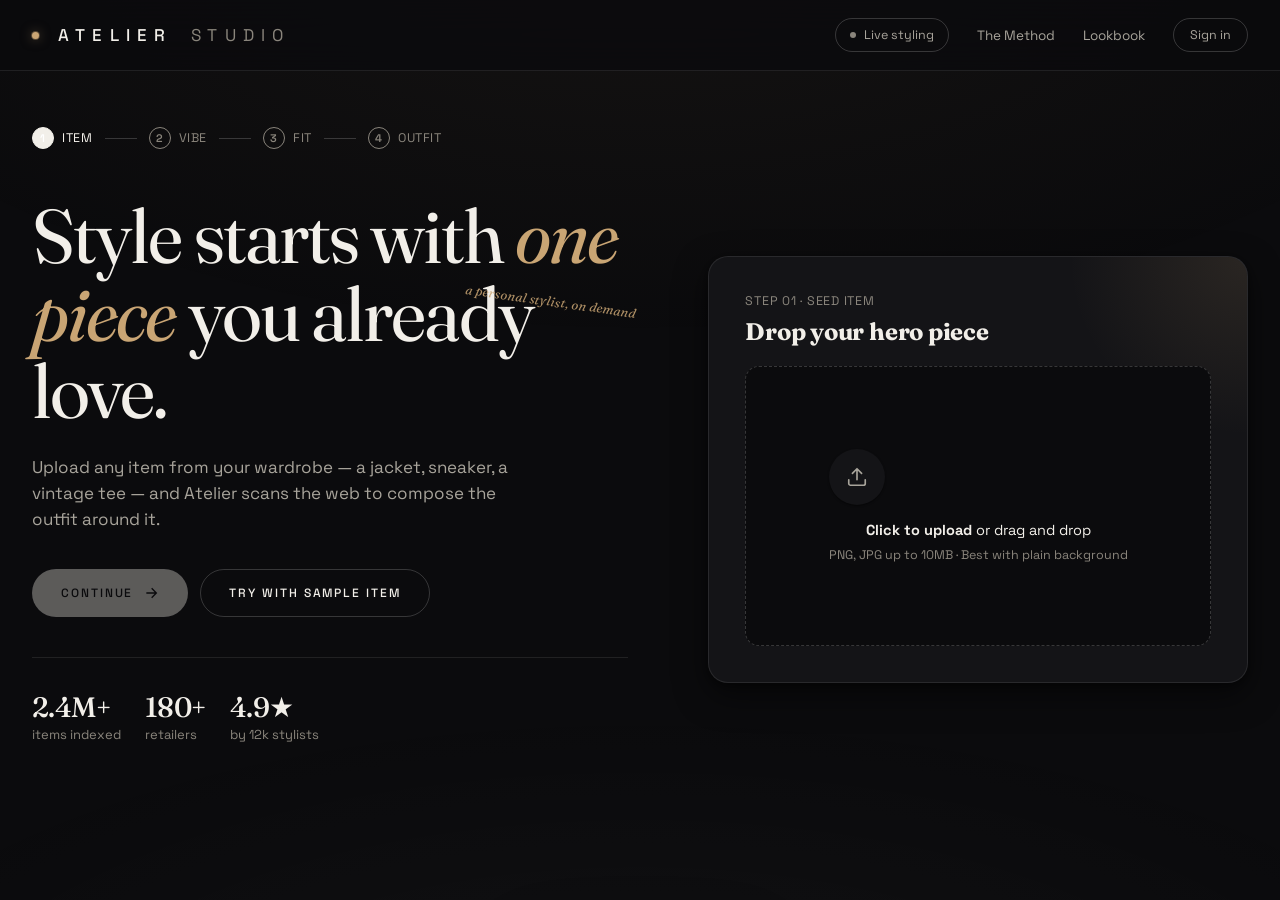
<file: index.html>
<!DOCTYPE html>
<html lang="en">
<head>
<meta charset="UTF-8" />
<meta name="viewport" content="width=device-width, initial-scale=1.0" />
<title>ATELIER — Personal Styling Studio</title>
<link rel="preconnect" href="https://fonts.googleapis.com">
<link rel="preconnect" href="https://fonts.gstatic.com" crossorigin>
<link href="https://fonts.googleapis.com/css2?family=Fraunces:ital,opsz,wght@0,9..144,300;0,9..144,400;0,9..144,500;0,9..144,600;1,9..144,400;1,9..144,500&family=Space+Grotesk:wght@300;400;500;600;700&display=swap" rel="stylesheet">
<link rel="stylesheet" href="styles.css">
</head>
<body>

<header class="topbar">
  <div class="topbar-inner">
    <div class="logo"><span class="logo-dot"></span> Atelier <em>Studio</em></div>
    <nav class="topbar-right">
      <button class="ai-toggle" id="ai-toggle" title="Connect a live model for real photo analysis, recommendations and chat">
        <span class="ai-dot"></span> <span id="ai-toggle-label">Live styling</span>
      </button>
      <a href="#">The Method</a>
      <a href="#">Lookbook</a>
      <a href="#" class="pill">Sign in</a>
    </nav>
  </div>
</header>

<main class="app">

  <!-- Stepper -->
  <div class="stepper" id="stepper">
    <div class="step active" data-step="1"><span class="step-num">1</span> Item</div>
    <span class="step-sep"></span>
    <div class="step" data-step="2"><span class="step-num">2</span> Vibe</div>
    <span class="step-sep"></span>
    <div class="step" data-step="3"><span class="step-num">3</span> Fit</div>
    <span class="step-sep"></span>
    <div class="step" data-step="4"><span class="step-num">4</span> Outfit</div>
  </div>

  <!-- SCREEN 1: Upload -->
  <section class="screen active" id="screen-1">
    <div class="grid-2">
      <div style="position: relative;">
        <span class="deco-text">a personal stylist, on demand</span>
        <h1 class="hero">Style starts with <em>one piece</em> you already love.</h1>
        <p class="hero-sub">Upload any item from your wardrobe — a jacket, sneaker, a vintage tee — and Atelier scans the web to compose the outfit around it.</p>
        <div class="actions">
          <button class="btn btn-primary" id="goto-2" disabled>
            Continue
            <svg viewBox="0 0 24 24" fill="none" stroke="currentColor" stroke-width="2"><path d="M5 12h14M13 5l7 7-7 7"/></svg>
          </button>
          <button class="btn btn-ghost" onclick="useDemo()">Try with sample item</button>
        </div>
        <div class="meta-row">
          <div class="meta-stat"><strong>2.4M+</strong> items indexed</div>
          <div class="meta-stat"><strong>180+</strong> retailers</div>
          <div class="meta-stat"><strong>4.9★</strong> by 12k stylists</div>
        </div>
      </div>

      <div class="upload-card">
        <div class="upload-label">Step 01 · Seed Item</div>
        <h2 class="upload-title">Drop your hero piece</h2>
        <input type="file" id="file-input" accept="image/*" hidden>
        <div class="dropzone" id="dropzone">
          <div class="dropzone-content" id="dz-content">
            <div class="dropzone-icon">
              <svg viewBox="0 0 24 24" fill="none" stroke-width="1.8" stroke-linecap="round" stroke-linejoin="round">
                <path d="M21 15v4a2 2 0 0 1-2 2H5a2 2 0 0 1-2-2v-4M17 8l-5-5-5 5M12 3v12"/>
              </svg>
            </div>
            <p><strong>Click to upload</strong> or drag and drop</p>
            <small>PNG, JPG up to 10MB · Best with plain background</small>
          </div>
        </div>

        <div class="item-details" id="item-details">
          <div class="ai-banner" id="detect-banner" style="display:none">
            <svg viewBox="0 0 24 24" fill="none" stroke="currentColor" stroke-width="2"><path d="M12 2l2.4 7.4H22l-6.2 4.5 2.4 7.4L12 16.8 5.8 21.3l2.4-7.4L2 9.4h7.6z"/></svg>
            <span id="detect-banner-text"></span>
          </div>
          <div class="field">
            <label>What is this piece?</label>
            <select id="item-type">
              <option value="">Select item type...</option>
              <optgroup label="Tops">
                <option value="t-shirt">T-shirt</option>
                <option value="shirt">Button-down shirt</option>
                <option value="polo">Polo</option>
                <option value="sweater">Sweater / Knit</option>
                <option value="hoodie">Hoodie / Sweatshirt</option>
                <option value="tank">Tank / Vest</option>
              </optgroup>
              <optgroup label="Outerwear">
                <option value="jacket">Jacket</option>
                <option value="blazer">Blazer</option>
                <option value="coat">Coat</option>
                <option value="overshirt">Overshirt / Chore coat</option>
              </optgroup>
              <optgroup label="Bottoms">
                <option value="jeans">Jeans</option>
                <option value="trousers">Trousers / Chinos</option>
                <option value="shorts">Shorts</option>
                <option value="skirt">Skirt</option>
                <option value="cargos">Cargos / Workwear pants</option>
              </optgroup>
              <optgroup label="One-piece">
                <option value="dress">Dress</option>
                <option value="jumpsuit">Jumpsuit</option>
              </optgroup>
              <optgroup label="Shoes">
                <option value="sneakers">Sneakers</option>
                <option value="boots">Boots</option>
                <option value="loafers">Loafers / Dress shoes</option>
                <option value="heels">Heels</option>
                <option value="sandals">Sandals</option>
              </optgroup>
              <optgroup label="Accessories">
                <option value="bag">Bag / Tote</option>
                <option value="hat">Hat / Cap</option>
                <option value="sunglasses">Sunglasses</option>
                <option value="watch">Watch</option>
                <option value="jewelry">Jewelry</option>
                <option value="belt">Belt</option>
                <option value="scarf">Scarf</option>
              </optgroup>
            </select>
          </div>
          <div class="field">
            <label>Primary color</label>
            <div class="color-swatches" id="color-swatches">
              <button type="button" class="swatch" data-color="#0a0a0a" data-name="Black" style="background:#0a0a0a"></button>
              <button type="button" class="swatch" data-color="#ffffff" data-name="White" style="background:#ffffff"></button>
              <button type="button" class="swatch" data-color="#ebe0ca" data-name="Cream" style="background:#ebe0ca"></button>
              <button type="button" class="swatch" data-color="#8b8b8b" data-name="Grey" style="background:#8b8b8b"></button>
              <button type="button" class="swatch" data-color="#1f2a44" data-name="Navy" style="background:#1f2a44"></button>
              <button type="button" class="swatch" data-color="#c4a574" data-name="Tan" style="background:#c4a574"></button>
              <button type="button" class="swatch" data-color="#5d3a1f" data-name="Brown" style="background:#5d3a1f"></button>
              <button type="button" class="swatch" data-color="#4a5240" data-name="Olive" style="background:#4a5240"></button>
              <button type="button" class="swatch" data-color="#a83a2c" data-name="Red" style="background:#a83a2c"></button>
              <button type="button" class="swatch" data-color="#5a1f2a" data-name="Burgundy" style="background:#5a1f2a"></button>
              <button type="button" class="swatch" data-color="#e8a4c4" data-name="Pink" style="background:#e8a4c4"></button>
              <button type="button" class="swatch" data-color="#e8c84a" data-name="Yellow" style="background:#e8c84a"></button>
              <button type="button" class="swatch" data-color="#3a6ba8" data-name="Blue" style="background:#3a6ba8"></button>
              <button type="button" class="swatch" data-color="#2a5a3a" data-name="Green" style="background:#2a5a3a"></button>
              <button type="button" class="swatch" data-color="#c4632d" data-name="Orange" style="background:#c4632d"></button>
              <button type="button" class="swatch" data-color="#7a4ea8" data-name="Purple" style="background:#7a4ea8"></button>
            </div>
          </div>
        </div>
      </div>
    </div>
  </section>

  <!-- SCREEN 2: Vibe -->
  <section class="screen" id="screen-2">
    <div class="screen-head">
      <div class="eyebrow">Step 02 · Aesthetic</div>
      <h2 class="screen-title">What's the <em>vibe</em> today?</h2>
      <p class="screen-sub">Pick the mood that matches your day — or describe your own. Atelier tailors silhouettes, palettes, and fit to match.</p>
    </div>

    <div class="vibe-grid" id="vibe-grid">
      <button class="vibe-card" data-vibe="Street Casual">
        <div>
          <span class="vibe-emoji">🛹</span>
          <div class="vibe-name">Street Casual</div>
          <div class="vibe-desc">Relaxed, urban, effortless. Built for walking the city.</div>
        </div>
        <div class="vibe-tags"><span>oversized</span><span>layered</span><span>sneaker-led</span></div>
      </button>
      <button class="vibe-card" data-vibe="Business Casual">
        <div>
          <span class="vibe-emoji">📎</span>
          <div class="vibe-name">Business Casual</div>
          <div class="vibe-desc">Polished without a suit. Quiet confidence for the office.</div>
        </div>
        <div class="vibe-tags"><span>tailored</span><span>neutral</span><span>refined</span></div>
      </button>
      <button class="vibe-card" data-vibe="Y2K">
        <div>
          <span class="vibe-emoji">💿</span>
          <div class="vibe-name">Y2K</div>
          <div class="vibe-desc">Low-rise nostalgia, glossy fabrics, futuristic edge.</div>
        </div>
        <div class="vibe-tags"><span>baggy</span><span>chrome</span><span>statement</span></div>
      </button>
      <button class="vibe-card" data-vibe="Techwear">
        <div>
          <span class="vibe-emoji">🛰️</span>
          <div class="vibe-name">Techwear</div>
          <div class="vibe-desc">Functional, monochrome, futuristic. All-weather utility.</div>
        </div>
        <div class="vibe-tags"><span>black</span><span>technical</span><span>tapered</span></div>
      </button>
      <button class="vibe-card" data-vibe="Date Night">
        <div>
          <span class="vibe-emoji">🌹</span>
          <div class="vibe-name">Date Night</div>
          <div class="vibe-desc">Considered, a little sharp, ready for a candlelit table.</div>
        </div>
        <div class="vibe-tags"><span>fitted</span><span>textured</span><span>rich tones</span></div>
      </button>
      <button class="vibe-card" data-vibe="Old Money">
        <div>
          <span class="vibe-emoji">⛵</span>
          <div class="vibe-name">Old Money</div>
          <div class="vibe-desc">Quiet luxury. Heritage fabrics, restrained palette.</div>
        </div>
        <div class="vibe-tags"><span>cashmere</span><span>tailored</span><span>cream</span></div>
      </button>
      <button class="vibe-card" data-vibe="Minimalist">
        <div>
          <span class="vibe-emoji">◻️</span>
          <div class="vibe-name">Minimalist</div>
          <div class="vibe-desc">One color story. Clean lines. Nothing extra.</div>
        </div>
        <div class="vibe-tags"><span>monochrome</span><span>clean</span><span>essential</span></div>
      </button>
      <button class="vibe-card" data-vibe="Vintage Americana">
        <div>
          <span class="vibe-emoji">🪕</span>
          <div class="vibe-name">Americana</div>
          <div class="vibe-desc">Workwear roots — denim, flannel, broken-in leather.</div>
        </div>
        <div class="vibe-tags"><span>denim</span><span>raw</span><span>warm</span></div>
      </button>
    </div>

    <div class="custom-vibe">
      <label>Or describe your own</label>
      <input type="text" id="custom-vibe" placeholder="e.g. 'rainy Sunday brunch in a Tokyo bookstore'">
    </div>

    <div class="actions">
      <button class="btn btn-ghost" onclick="goTo(1)">← Back</button>
      <button class="btn btn-primary" id="goto-3" disabled>
        Continue
        <svg viewBox="0 0 24 24" fill="none" stroke="currentColor" stroke-width="2"><path d="M5 12h14M13 5l7 7-7 7"/></svg>
      </button>
    </div>
  </section>

  <!-- SCREEN 3: Measurements -->
  <section class="screen" id="screen-3">
    <div class="screen-head">
      <div class="eyebrow">Step 03 · Fit Profile</div>
      <h2 class="screen-title">So it fits <em>just right.</em></h2>
      <p class="screen-sub">A few measurements lets Atelier translate aesthetic into actual sizing — accounting for how each brand cuts.</p>
    </div>

    <div class="form-grid">
      <div class="form-card">
        <h3>Body</h3>
        <p class="form-sub">For precision sizing across brands.</p>

        <div class="field">
          <label>Gender</label>
          <div class="gender-row" id="gender-row">
            <button type="button" class="gender-opt" data-gender="Men">Men</button>
            <button type="button" class="gender-opt" data-gender="Women">Women</button>
            <button type="button" class="gender-opt" data-gender="Non-binary">Non-binary</button>
          </div>
        </div>

        <div class="field">
          <label>Height</label>
          <div class="field-row">
            <div class="height-input">
              <input type="number" id="height-ft" placeholder="5" value="5" min="3" max="8">
              <span class="unit-suffix">ft</span>
            </div>
            <div class="height-input">
              <input type="number" id="height-in" placeholder="10" value="10" min="0" max="11">
              <span class="unit-suffix">in</span>
            </div>
          </div>
        </div>

        <div class="field">
          <label>Weight (lb)</label>
          <input type="number" id="weight" placeholder="160" value="160">
        </div>

        <div class="field">
          <label>Shoe size (US)</label>
          <input type="text" id="shoe" placeholder="10.5" value="10.5">
        </div>
      </div>

      <div class="form-card">
        <h3>Body Type</h3>
        <p class="form-sub" id="body-type-sub">Helps tune proportions and silhouette.</p>

        <div class="body-types" id="body-types">
          <!-- Populated dynamically based on gender -->
        </div>

        <div class="field" style="margin-top: 28px;">
          <label>Fit preference</label>
          <select id="fit-pref">
            <option>True to size</option>
            <option>Slightly oversized</option>
            <option>Oversized</option>
            <option>Slim / Fitted</option>
            <option>Let Atelier decide (match vibe)</option>
          </select>
        </div>

      </div>
    </div>

    <div class="actions">
      <button class="btn btn-ghost" onclick="goTo(2)">← Back</button>
      <button class="btn btn-primary" onclick="runStylist()">
        Style my outfit
        <svg viewBox="0 0 24 24" fill="none" stroke="currentColor" stroke-width="2"><path d="M12 2l2.4 7.4H22l-6.2 4.5 2.4 7.4L12 16.8 5.8 21.3l2.4-7.4L2 9.4h7.6z"/></svg>
      </button>
    </div>
  </section>

  <!-- SCREEN 4: Loading -->
  <section class="screen" id="screen-loading">
    <div class="loader-wrap">
      <div class="loader-anim"></div>
      <h2 class="loader-title">Composing your <em>outfit</em>...</h2>
      <div class="loader-status" id="loader-status">Analyzing color palette and texture...</div>
    </div>
  </section>

  <!-- SCREEN 5: Results -->
  <section class="screen" id="screen-results">
    <div class="results-header">
      <div>
        <div class="eyebrow">Your styled look</div>
        <h2>An outfit around <em id="result-vibe">your piece</em></h2>
      </div>
      <div class="results-summary" id="result-summary"></div>
    </div>

    <div class="outfit-board">
      <aside class="seed-card">
        <div class="seed-label">Your seed item</div>
        <div class="seed-image"><img id="seed-img" alt="Your item"></div>
        <div class="seed-name" id="seed-name">Analyzing item...</div>
        <div class="seed-attrs" id="seed-attrs"></div>
      </aside>

      <div class="recommendations" id="recommendations"></div>
    </div>

    <section class="sizing-section">
      <h3>Smart <em>sizing</em>, brand by brand</h3>
      <p class="sub">Sizes recalibrated for your measurements and the vibe's intended silhouette. Updated for each brand's actual fit.</p>
      <table class="sizing-table">
        <thead>
          <tr><th>Item</th><th>Brand</th><th>Recommended size</th><th>Fit note</th></tr>
        </thead>
        <tbody id="sizing-rows"></tbody>
      </table>
    </section>

    <section class="chat-section" id="chat-section">
      <h3>Not feeling it? <em>Talk to your stylist.</em></h3>
      <p class="sub">Tell Atelier what to change — "swap the loafers for something more casual", "too expensive", "make it warmer" — and the outfit updates.</p>
      <div class="chat-log" id="chat-log"></div>
      <form class="chat-input-row" id="chat-form">
        <input type="text" id="chat-input" placeholder="e.g. I don't like the jacket — something less formal" autocomplete="off">
        <button type="submit" class="btn btn-primary">Send</button>
      </form>
    </section>

    <div class="results-footer">
      <button class="btn btn-ghost" onclick="reshuffleOutfit()">↻ Reshuffle outfit</button>
      <button class="btn btn-ghost" onclick="goTo(2)">Try a different vibe</button>
      <button class="btn btn-primary" onclick="restart()">Start over</button>
    </div>
  </section>
</main>

<div class="modal-backdrop" id="ai-modal">
  <div class="modal">
    <button class="close-x" onclick="closeAiModal()">✕</button>
    <div class="eyebrow">Real AI mode</div>
    <h3>Connect your <em>AI stylist</em></h3>
    <div class="modal-body">
      Pick a provider and paste an API key to turn on real styling: the AI analyzes your photo, builds an outfit around your piece, chats with you to refine it, then asks your budget and pulls store links when you want to shop.
      Your keys are stored only in this browser.
    </div>
    <div class="gender-row" style="grid-template-columns: 1fr 1fr; margin-bottom: 16px;">
      <button type="button" class="gender-opt" id="provider-claude" onclick="setAiProvider('claude')">Claude</button>
      <button type="button" class="gender-opt" id="provider-gemini" onclick="setAiProvider('gemini')">Gemini</button>
    </div>
    <div class="modal-body" id="key-help"></div>
    <input id="api-key-input" type="password" placeholder="sk-ant-..." autocomplete="off">

    <div class="modal-body" style="margin-top:20px; padding-top:18px; border-top:1px solid var(--line);">
      <strong>Real photos</strong> — paste a free Pexels key to show a real photograph of every piece on the results page. Get one in seconds at <a href="https://www.pexels.com/api/" target="_blank" rel="noopener">pexels.com/api</a>. Optional, but without it the cards show simple icons.
    </div>
    <input id="pexels-key-input" type="password" placeholder="Pexels API key (optional)" autocomplete="off">
    <div class="modal-actions">
      <button class="btn btn-ghost" id="ai-disconnect" onclick="disconnectAi()" style="display:none; margin-right:auto;">Disconnect</button>
      <button class="btn btn-ghost" onclick="closeAiModal()">Cancel</button>
      <button class="btn btn-primary" onclick="saveApiKey()">Connect</button>
    </div>
  </div>
</div>

<div class="toast" id="toast">Saved to your lookbook</div>

<script src="app.js"></script>
</body>
</html>
</file>
<file: styles.css>
/* ATELIER — Personal Styling Studio · styles */
  :root {
    --bg: #0b0b0d;
    --bg-elev: #141417;
    --ink: #f2efe9;
    --ink-soft: #a8a49b;
    --ink-faint: #8a857c;
    --line: rgba(255,255,255,.09);
    --line-strong: rgba(255,255,255,.18);
    --accent: #c9a574;
    --accent-soft: rgba(201,165,116,.12);
    --accent-deep: #dcbd8c;
    --success: #84b88a;
    --shadow-sm: 0 1px 2px rgba(0,0,0,.5);
    --shadow-md: 0 12px 32px rgba(0,0,0,.5), 0 2px 8px rgba(0,0,0,.4);
    --shadow-lg: 0 32px 72px rgba(0,0,0,.62), 0 8px 24px rgba(0,0,0,.5);
    --radius: 14px;
    --radius-lg: 20px;
    --ease: cubic-bezier(.2,.7,.2,1);
  }
  * { box-sizing: border-box; margin: 0; padding: 0; }
  html, body { background: var(--bg); color: var(--ink); font-family: 'Space Grotesk', -apple-system, system-ui, sans-serif; -webkit-font-smoothing: antialiased; }
  body { min-height: 100vh; overflow-x: hidden; }
  /* Subtle gallery-wall vignette */
  body::before {
    content: ''; position: fixed; inset: 0; pointer-events: none; z-index: 0;
    background:
      radial-gradient(120% 80% at 50% -10%, rgba(201,165,116,.06), transparent 60%),
      radial-gradient(100% 60% at 50% 120%, rgba(255,255,255,.03), transparent 70%);
  }
  .topbar, main.app { position: relative; z-index: 1; }
  .serif { font-family: 'Fraunces', Georgia, serif; font-weight: 400; letter-spacing: -0.01em; }
  :focus-visible { outline: 2px solid var(--accent); outline-offset: 2px; border-radius: 4px; }
  button { font-family: inherit; cursor: pointer; border: none; background: none; color: inherit; }
  input, textarea, select { font-family: inherit; color: var(--ink); }
  input::placeholder, textarea::placeholder { color: var(--ink-faint); }
  select option { background: var(--bg-elev); color: var(--ink); }
  img { display: block; max-width: 100%; }

  /* Top bar */
  .topbar {
    position: sticky; top: 0; z-index: 50;
    backdrop-filter: blur(22px) saturate(1.1);
    -webkit-backdrop-filter: blur(22px) saturate(1.1);
    background: rgba(11,11,13,.72);
    border-bottom: 1px solid var(--line);
  }
  .topbar-inner {
    max-width: 1280px; margin: 0 auto;
    display: flex; align-items: center; justify-content: space-between;
    padding: 18px 32px;
  }
  .logo {
    font-family: 'Space Grotesk', sans-serif; font-weight: 500;
    font-size: 17px; letter-spacing: 0.42em; text-indent: 0.42em;
    text-transform: uppercase; color: var(--ink);
    display: flex; align-items: center; gap: 12px;
  }
  .logo-dot {
    width: 7px; height: 7px; border-radius: 50%;
    background: var(--accent); display: inline-block; flex-shrink: 0;
    box-shadow: 0 0 0 1px rgba(201,165,116,.35), 0 0 12px rgba(201,165,116,.5);
  }
  .logo em { font-style: normal; color: var(--ink-faint); font-weight: 400; }
  .topbar-right { display: flex; gap: 28px; align-items: center; font-size: 13.5px; color: var(--ink-soft); }
  .topbar-right a { color: var(--ink-soft); text-decoration: none; transition: color .2s; }
  .topbar-right a:hover { color: var(--ink); }
  .topbar-right .pill {
    border: 1px solid var(--line-strong); padding: 8px 16px; border-radius: 999px; font-size: 12.5px;
    transition: all .2s var(--ease);
  }
  .topbar-right .pill:hover { background: var(--ink); color: var(--bg); border-color: var(--ink); }

  /* Layout */
  .app { max-width: 1280px; margin: 0 auto; padding: 56px 32px 120px; }

  /* Stepper */
  .stepper {
    display: flex; gap: 12px; align-items: center; margin-bottom: 48px;
    font-size: 12.5px; color: var(--ink-faint); letter-spacing: 0.05em; text-transform: uppercase;
  }
  .step { display: flex; align-items: center; gap: 8px; transition: color .3s; }
  .step.active { color: var(--ink); }
  .step.done { color: var(--accent); }
  .step-num {
    width: 22px; height: 22px; border-radius: 50%;
    border: 1px solid currentColor;
    display: inline-flex; align-items: center; justify-content: center;
    font-size: 11px; font-weight: 600;
  }
  .step.done .step-num { background: var(--accent); color: white; border-color: var(--accent); }
  .step.active .step-num { background: var(--ink); color: white; border-color: var(--ink); }
  .step-sep { width: 32px; height: 1px; background: var(--line-strong); }

  /* Screens */
  .screen { display: none; animation: fadeUp .6s var(--ease); }
  .screen.active { display: block; }
  @keyframes fadeUp {
    from { opacity: 0; transform: translateY(12px); }
    to { opacity: 1; transform: translateY(0); }
  }

  /* Hero / Step 1 layout */
  .grid-2 {
    display: grid; grid-template-columns: 1.05fr 0.95fr; gap: 80px; align-items: center;
  }
  @media (max-width: 900px) { .grid-2 { grid-template-columns: 1fr; gap: 40px; } }

  h1.hero {
    font-family: 'Fraunces', serif; font-weight: 400;
    font-size: clamp(44px, 6vw, 76px); line-height: 1.02; letter-spacing: -0.025em;
    color: var(--ink); margin-bottom: 24px;
  }
  h1.hero em { font-style: italic; color: var(--accent); font-weight: 400; }
  .hero-sub {
    font-size: 17px; line-height: 1.55; color: var(--ink-soft); margin-bottom: 36px; max-width: 480px;
  }
  .meta-row {
    display: flex; gap: 24px; margin-top: 40px; padding-top: 32px; border-top: 1px solid var(--line);
  }
  .meta-stat { font-size: 13px; color: var(--ink-faint); }
  .meta-stat strong { display: block; font-family: 'Fraunces', serif; font-size: 28px; font-weight: 500; color: var(--ink); margin-bottom: 2px; letter-spacing: -0.02em; }

  /* Upload zone */
  .upload-card {
    background: var(--bg-elev); border-radius: var(--radius-lg);
    padding: 36px; box-shadow: var(--shadow-md);
    border: 1px solid var(--line);
    position: relative; overflow: hidden;
  }
  .upload-card::before {
    content: ''; position: absolute; top: 0; right: 0; width: 180px; height: 180px;
    background: radial-gradient(circle at top right, var(--accent-soft), transparent 70%);
    pointer-events: none;
  }
  .upload-label { font-size: 12.5px; letter-spacing: 0.06em; text-transform: uppercase; color: var(--ink-faint); margin-bottom: 8px; position: relative; }
  .upload-title { font-family: 'Fraunces', serif; font-size: 24px; margin-bottom: 20px; position: relative; letter-spacing: -0.01em; }

  .dropzone {
    border: 1.5px dashed var(--line-strong); border-radius: var(--radius);
    padding: 48px 24px; text-align: center;
    background: var(--bg); transition: all .3s var(--ease);
    cursor: pointer; position: relative; overflow: hidden;
    min-height: 280px; display: flex; flex-direction: column; justify-content: center; align-items: center;
  }
  .dropzone:hover { border-color: var(--accent); background: var(--accent-soft); }
  .dropzone.dragover { border-color: var(--accent); background: var(--accent-soft); transform: scale(1.01); }
  .dropzone.has-image { padding: 0; border-style: solid; border-color: var(--line); }
  .dropzone-icon {
    width: 56px; height: 56px; border-radius: 50%; background: var(--bg-elev);
    display: flex; align-items: center; justify-content: center; margin-bottom: 16px;
    box-shadow: var(--shadow-sm);
  }
  .dropzone svg { width: 22px; height: 22px; stroke: var(--ink-soft); }
  .dropzone p { font-size: 14.5px; color: var(--ink); margin-bottom: 4px; }
  .dropzone small { font-size: 12.5px; color: var(--ink-faint); }
  .dropzone img { max-width: 100%; max-height: 320px; object-fit: contain; border-radius: var(--radius); }
  .dropzone .preview-wrap {
    position: relative; width: 100%; height: 320px; display: flex; align-items: center; justify-content: center;
    background: #fafafa; border-radius: var(--radius);
  }
  .preview-wrap .replace-btn {
    position: absolute; top: 12px; right: 12px;
    background: rgba(0,0,0,.7); color: white; padding: 8px 14px; border-radius: 999px;
    font-size: 12px; backdrop-filter: blur(8px);
  }

  /* Buttons */
  .btn {
    display: inline-flex; align-items: center; gap: 10px;
    padding: 15px 28px; border-radius: 999px;
    font-size: 12px; font-weight: 500; letter-spacing: 0.16em; text-transform: uppercase;
    transition: all .25s var(--ease);
    border: 1px solid transparent;
  }
  .btn-primary { background: var(--ink); color: #0b0b0d; }
  .btn-primary:hover { background: var(--accent); color: #0b0b0d; transform: translateY(-1px); box-shadow: 0 8px 28px rgba(201,165,116,.28); }
  .btn-primary:disabled { opacity: 0.35; cursor: not-allowed; transform: none; box-shadow: none; }
  .btn-ghost { color: var(--ink); border-color: var(--line-strong); }
  .btn-ghost:hover { border-color: var(--ink); background: rgba(255,255,255,.04); }
  .btn svg { width: 16px; height: 16px; }

  .actions { display: flex; gap: 12px; margin-top: 32px; align-items: center; }

  /* Vibe chips - Step 2 */
  .screen-head { margin-bottom: 48px; max-width: 720px; }
  .eyebrow { font-size: 12.5px; letter-spacing: 0.08em; text-transform: uppercase; color: var(--accent); margin-bottom: 14px; font-weight: 500; }
  h2.screen-title {
    font-family: 'Fraunces', serif; font-weight: 400;
    font-size: clamp(36px, 4.5vw, 56px); line-height: 1.05; letter-spacing: -0.02em;
    margin-bottom: 16px;
  }
  h2.screen-title em { font-style: italic; color: var(--accent); }
  .screen-sub { font-size: 16px; line-height: 1.55; color: var(--ink-soft); }

  .vibe-grid {
    display: grid; grid-template-columns: repeat(auto-fit, minmax(220px, 1fr));
    gap: 16px;
  }
  .vibe-card {
    background: var(--bg-elev); border: 1px solid var(--line); border-radius: var(--radius);
    padding: 28px 24px; cursor: pointer; transition: all .25s var(--ease);
    position: relative; overflow: hidden;
    text-align: left;
    height: 180px;
    display: flex; flex-direction: column; justify-content: space-between;
  }
  .vibe-card:hover { transform: translateY(-4px); box-shadow: var(--shadow-md); border-color: var(--line-strong); }
  .vibe-card.selected {
    background: var(--ink); color: var(--bg); border-color: var(--ink);
    transform: translateY(-4px); box-shadow: var(--shadow-lg);
  }
  .vibe-card.selected .vibe-desc { color: rgba(11,11,13,.62); }
  .vibe-card.selected .vibe-tags span { background: rgba(11,11,13,.08); color: rgba(11,11,13,.78); border-color: transparent; }
  .vibe-emoji { font-size: 22px; margin-bottom: 12px; display: block; }
  .vibe-name { font-family: 'Fraunces', serif; font-size: 22px; font-weight: 500; letter-spacing: -0.01em; margin-bottom: 6px; }
  .vibe-desc { font-size: 13px; line-height: 1.45; color: var(--ink-soft); margin-bottom: 12px; }
  .vibe-tags { display: flex; flex-wrap: wrap; gap: 6px; margin-top: auto; }
  .vibe-tags span {
    font-size: 11px; padding: 4px 10px; border-radius: 999px;
    border: 1px solid var(--line); color: var(--ink-faint);
  }

  /* Custom vibe input */
  .custom-vibe {
    margin-top: 28px; padding: 24px; background: var(--bg-elev); border-radius: var(--radius);
    border: 1px solid var(--line);
  }
  .custom-vibe label { font-size: 12.5px; letter-spacing: 0.06em; text-transform: uppercase; color: var(--ink-faint); display: block; margin-bottom: 10px; }
  .custom-vibe input {
    width: 100%; padding: 14px 0; font-size: 17px; border: none; border-bottom: 1px solid var(--line);
    background: transparent; outline: none; transition: border-color .2s;
    font-family: 'Fraunces', serif; letter-spacing: -0.01em;
  }
  .custom-vibe input:focus { border-bottom-color: var(--accent); }
  .custom-vibe input::placeholder { color: var(--ink-faint); font-style: italic; }

  /* Step 3 - Measurements */
  .form-grid {
    display: grid; grid-template-columns: 1fr 1fr; gap: 40px;
  }
  @media (max-width: 800px) { .form-grid { grid-template-columns: 1fr; gap: 24px; } }

  .form-card {
    background: var(--bg-elev); border: 1px solid var(--line); border-radius: var(--radius-lg);
    padding: 36px;
  }
  .form-card h3 {
    font-family: 'Fraunces', serif; font-size: 22px; font-weight: 500;
    margin-bottom: 6px; letter-spacing: -0.01em;
  }
  .form-card .form-sub { font-size: 13.5px; color: var(--ink-soft); margin-bottom: 28px; }
  .field { margin-bottom: 22px; }
  .field label { display: block; font-size: 12px; letter-spacing: 0.06em; text-transform: uppercase; color: var(--ink-faint); margin-bottom: 8px; }
  .field input, .field select {
    width: 100%; padding: 12px 14px;
    border: 1px solid var(--line-strong); border-radius: 10px;
    font-size: 15px; background: var(--bg); outline: none;
    transition: all .2s;
  }
  .field input:focus, .field select:focus { border-color: var(--ink); background: var(--bg-elev); }
  .field-row { display: grid; grid-template-columns: 1fr 1fr; gap: 14px; }

  /* Item details (step 1) */
  .item-details { margin-top: 24px; display: none; position: relative; }
  .item-details.show { display: block; animation: fadeUp .4s var(--ease); }
  .item-details .field { margin-bottom: 18px; }
  .item-details label {
    display: block; font-size: 11.5px; letter-spacing: 0.07em; text-transform: uppercase;
    color: var(--ink-faint); margin-bottom: 8px; font-weight: 500;
  }
  .item-details select, .item-details input[type=text] {
    width: 100%; padding: 12px 14px;
    border: 1px solid var(--line-strong); border-radius: 10px;
    font-size: 14.5px; background: var(--bg); outline: none;
    transition: all .2s; font-family: inherit;
  }
  .item-details select:focus, .item-details input:focus { border-color: var(--ink); background: var(--bg-elev); }
  .color-swatches { display: grid; grid-template-columns: repeat(8, 1fr); gap: 8px; }
  .swatch {
    aspect-ratio: 1; border-radius: 50%; cursor: pointer;
    border: 2px solid var(--line); transition: all .2s var(--ease);
    position: relative;
  }
  .swatch:hover { transform: scale(1.1); }
  .swatch.selected {
    border-color: var(--ink); box-shadow: 0 0 0 2px var(--bg), 0 0 0 4px var(--ink);
    transform: scale(1.1);
  }
  .swatch::after {
    content: attr(data-name); position: absolute; bottom: -22px; left: 50%;
    transform: translateX(-50%); font-size: 10px; color: var(--ink-faint);
    white-space: nowrap; opacity: 0; transition: opacity .2s;
  }
  .swatch:hover::after { opacity: 1; }

  .gender-row { display: grid; grid-template-columns: repeat(3, 1fr); gap: 8px; }
  .gender-opt {
    padding: 12px 8px; border: 1px solid var(--line-strong);
    border-radius: 10px; background: var(--bg);
    font-size: 14px; font-weight: 500; transition: all .2s var(--ease);
    color: var(--ink);
  }
  .gender-opt:hover { border-color: var(--ink); }
  .gender-opt.selected { background: var(--ink); color: var(--bg); border-color: var(--ink); }

  .height-input { position: relative; }
  .height-input input { padding-right: 36px; }
  .unit-suffix {
    position: absolute; right: 14px; top: 50%; transform: translateY(-50%);
    font-size: 13px; color: var(--ink-faint); pointer-events: none;
  }

  .body-types { display: grid; grid-template-columns: repeat(2, 1fr); gap: 10px; }
  .body-type {
    padding: 14px 12px; text-align: center; border: 1px solid var(--line-strong);
    border-radius: 10px; cursor: pointer; transition: all .2s var(--ease);
    background: var(--bg);
  }
  .body-type:hover { border-color: var(--ink); }
  .body-type.selected { background: var(--ink); color: var(--bg); border-color: var(--ink); }
  .body-type .bt-name { font-size: 14px; font-weight: 500; margin-bottom: 2px; }
  .body-type .bt-desc { font-size: 11.5px; opacity: 0.7; }

  /* Loader screen */
  .loader-wrap {
    min-height: 60vh; display: flex; flex-direction: column; align-items: center; justify-content: center;
    text-align: center;
  }
  .loader-anim {
    width: 90px; height: 90px; margin-bottom: 36px; position: relative;
  }
  .loader-anim::before, .loader-anim::after {
    content: ''; position: absolute; inset: 0; border-radius: 50%;
    border: 2px solid var(--line);
  }
  .loader-anim::after {
    border-top-color: var(--accent); border-right-color: var(--accent);
    animation: spin 1.2s linear infinite;
  }
  @keyframes spin { to { transform: rotate(360deg); } }
  .loader-title {
    font-family: 'Fraunces', serif; font-size: 36px; font-weight: 400; letter-spacing: -0.02em;
    margin-bottom: 14px;
  }
  .loader-title em { font-style: italic; color: var(--accent); }
  .loader-status {
    font-size: 15px; color: var(--ink-soft); min-height: 24px; transition: opacity .3s;
    max-width: 420px;
  }

  /* Results */
  .results-header {
    display: grid; grid-template-columns: 1.5fr 1fr; gap: 56px; align-items: end;
    margin-bottom: 56px; padding-bottom: 36px; border-bottom: 1px solid var(--line);
  }
  @media (max-width: 800px) { .results-header { grid-template-columns: 1fr; gap: 24px; } }
  .results-header .eyebrow { color: var(--accent); }
  .results-header h2 {
    font-family: 'Fraunces', serif; font-size: clamp(36px, 4.5vw, 56px); font-weight: 400;
    line-height: 1.05; letter-spacing: -0.02em;
  }
  .results-header h2 em { font-style: italic; color: var(--accent); }
  .results-summary {
    font-size: 14.5px; line-height: 1.6; color: var(--ink-soft);
    padding: 20px 24px; background: var(--accent-soft); border-radius: var(--radius);
    border-left: 3px solid var(--accent);
  }
  .results-summary strong { color: var(--ink); font-weight: 600; }

  /* Outfit board */
  .outfit-board {
    display: grid; grid-template-columns: 320px 1fr; gap: 40px; margin-bottom: 64px;
  }
  @media (max-width: 900px) { .outfit-board { grid-template-columns: 1fr; } }

  .seed-card {
    background: var(--bg-elev); border: 1px solid var(--line); border-radius: var(--radius-lg);
    padding: 24px; position: sticky; top: 100px;
    align-self: start;
  }
  .seed-label { font-size: 11px; letter-spacing: 0.08em; text-transform: uppercase; color: var(--accent); margin-bottom: 12px; font-weight: 600; }
  .seed-image {
    width: 100%; height: 280px; background: #fafafa; border-radius: var(--radius); overflow: hidden;
    display: flex; align-items: center; justify-content: center; margin-bottom: 18px;
  }
  .seed-image img { max-width: 100%; max-height: 100%; object-fit: contain; }
  .seed-name { font-family: 'Fraunces', serif; font-size: 18px; margin-bottom: 6px; letter-spacing: -0.01em; }
  .seed-attrs { display: flex; flex-wrap: wrap; gap: 6px; }
  .seed-attrs span {
    font-size: 11px; padding: 4px 10px; border-radius: 999px;
    background: var(--bg); border: 1px solid var(--line); color: var(--ink-soft);
  }
  .seed-color {
    width: 12px; height: 12px; border-radius: 50%; display: inline-block;
    border: 1px solid rgba(0,0,0,.1); margin-right: 4px; vertical-align: middle;
  }

  .recommendations { display: grid; grid-template-columns: repeat(auto-fill, minmax(220px, 1fr)); gap: 20px; }
  .product-card {
    background: var(--bg-elev); border: 1px solid var(--line); border-radius: var(--radius);
    overflow: hidden; transition: all .3s var(--ease); cursor: default;
    display: flex; flex-direction: column;
  }
  .product-card.has-store { cursor: pointer; }
  .product-card:hover { transform: translateY(-4px); box-shadow: var(--shadow-md); }
  .product-img {
    width: 100%; aspect-ratio: 1; background: #f5f3ee;
    display: flex; align-items: center; justify-content: center;
    overflow: hidden; position: relative;
  }
  .product-img svg { width: 100%; height: 100%; }
  .product-img img.product-photo { width: 100%; height: 100%; object-fit: contain; background: #ffffff; }
  .product-icon-fallback { position: absolute; inset: 0; display: flex; }
  .product-icon-fallback svg { width: 100%; height: 100%; }
  .product-category {
    position: absolute; top: 12px; left: 12px;
    background: rgba(255,255,255,.92); backdrop-filter: blur(8px);
    padding: 5px 11px; border-radius: 999px;
    font-size: 10.5px; letter-spacing: 0.06em; text-transform: uppercase;
    font-weight: 500; color: var(--ink);
  }
  .product-size-badge {
    position: absolute; top: 12px; right: 12px;
    background: var(--ink); color: var(--bg);
    padding: 5px 12px; border-radius: 999px;
    font-size: 11px; font-weight: 600; letter-spacing: 0.04em;
  }
  .product-info { padding: 18px 18px 20px; flex: 1; display: flex; flex-direction: column; }
  .product-brand { font-size: 11px; letter-spacing: 0.08em; text-transform: uppercase; color: var(--ink-faint); margin-bottom: 4px; }
  .product-name { font-size: 14.5px; font-weight: 500; line-height: 1.35; margin-bottom: 10px; min-height: 38px; }
  .product-foot { display: flex; justify-content: space-between; align-items: center; margin-top: auto; }
  .product-price { font-family: 'Fraunces', serif; font-size: 17px; font-weight: 500; letter-spacing: -0.01em; }
  .product-source { font-size: 11px; color: var(--ink-faint); }
  .product-match {
    display: inline-flex; align-items: center; gap: 4px;
    font-size: 11px; color: var(--success); font-weight: 500;
    margin-top: 8px; padding-top: 12px; border-top: 1px dashed var(--line);
  }
  .product-match .dot { width: 6px; height: 6px; border-radius: 50%; background: var(--success); }

  /* Sizing card */
  .sizing-section {
    background: var(--bg-elev); border-radius: var(--radius-lg);
    padding: 48px; border: 1px solid var(--line);
  }
  .sizing-section h3 {
    font-family: 'Fraunces', serif; font-size: 32px; font-weight: 400; letter-spacing: -0.02em;
    margin-bottom: 6px;
  }
  .sizing-section h3 em { font-style: italic; color: var(--accent); }
  .sizing-section .sub { font-size: 14.5px; color: var(--ink-soft); margin-bottom: 32px; max-width: 540px; }
  .sizing-table { width: 100%; border-collapse: collapse; }
  .sizing-table th, .sizing-table td { text-align: left; padding: 16px 0; border-bottom: 1px solid var(--line); font-size: 14px; }
  .sizing-table th { font-size: 11px; letter-spacing: 0.08em; text-transform: uppercase; color: var(--ink-faint); font-weight: 500; }
  .sizing-table td { vertical-align: middle; }
  .sizing-table td.item-cell { font-weight: 500; }
  .sizing-table td .size-pill {
    display: inline-block; background: var(--ink); color: var(--bg);
    padding: 5px 14px; border-radius: 999px; font-weight: 600; font-size: 13px; letter-spacing: 0.04em;
  }
  .sizing-table td .fit-note { font-size: 12.5px; color: var(--ink-soft); }

  /* Footer / Restart */
  .results-footer {
    margin-top: 56px; padding-top: 36px; border-top: 1px solid var(--line);
    display: flex; gap: 12px; justify-content: center; flex-wrap: wrap;
  }

  /* Toast */
  .toast {
    position: fixed; bottom: 24px; left: 50%; transform: translateX(-50%) translateY(100px);
    background: var(--ink); color: var(--bg); padding: 14px 24px; border-radius: 999px;
    font-size: 13.5px; box-shadow: var(--shadow-lg);
    transition: transform .35s var(--ease); z-index: 100;
  }
  .toast.show { transform: translateX(-50%) translateY(0); }

  /* AI mode */
  .ai-toggle {
    display: inline-flex; align-items: center; gap: 8px;
    padding: 8px 14px; border-radius: 999px;
    border: 1px solid var(--line-strong); font-size: 12.5px;
    transition: all .2s var(--ease); cursor: pointer; color: var(--ink-soft);
  }
  .ai-toggle:hover { border-color: var(--ink); color: var(--ink); }
  .ai-toggle.active {
    border-color: var(--accent); color: var(--accent-deep);
    background: var(--accent-soft);
  }
  .ai-toggle .ai-dot {
    width: 6px; height: 6px; border-radius: 50%;
    background: var(--ink-faint);
  }
  .ai-toggle.active .ai-dot {
    background: var(--accent);
    box-shadow: 0 0 0 0 var(--accent);
    animation: pulse 2s infinite;
  }
  @keyframes pulse {
    0% { box-shadow: 0 0 0 0 rgba(201,165,116,0.55); }
    70% { box-shadow: 0 0 0 6px rgba(201,165,116,0); }
    100% { box-shadow: 0 0 0 0 rgba(201,165,116,0); }
  }
  @media (prefers-reduced-motion: reduce) {
    *, *::before, *::after { animation-duration: .001ms !important; animation-iteration-count: 1 !important; transition-duration: .001ms !important; }
  }

  .modal-backdrop {
    position: fixed; inset: 0; background: rgba(4,4,6,.68);
    backdrop-filter: blur(6px);
    display: flex; align-items: center; justify-content: center;
    z-index: 200; opacity: 0; pointer-events: none;
    transition: opacity .25s var(--ease);
  }
  .modal-backdrop.open { opacity: 1; pointer-events: auto; }
  .modal {
    background: var(--bg-elev); border-radius: var(--radius-lg);
    padding: 40px; max-width: 480px; width: 90%;
    box-shadow: var(--shadow-lg);
    transform: translateY(20px); transition: transform .3s var(--ease);
  }
  .modal-backdrop.open .modal { transform: translateY(0); }
  .modal .eyebrow { color: var(--accent); }
  .modal h3 {
    font-family: 'Fraunces', serif; font-size: 28px; font-weight: 400;
    letter-spacing: -0.02em; margin-bottom: 10px;
  }
  .modal h3 em { font-style: italic; color: var(--accent); }
  .modal-body { font-size: 14px; color: var(--ink-soft); line-height: 1.55; margin-bottom: 24px; }
  .modal-body a { color: var(--accent-deep); text-decoration: underline; }
  .modal-body code {
    background: var(--bg); padding: 2px 6px; border-radius: 4px;
    font-size: 12.5px; border: 1px solid var(--line);
  }
  .modal input {
    width: 100%; padding: 14px 16px;
    border: 1px solid var(--line-strong); border-radius: 10px;
    font-size: 14px; background: var(--bg); outline: none;
    font-family: 'JetBrains Mono', SFMono-Regular, Menlo, monospace;
    margin-bottom: 20px;
  }
  .modal input:focus { border-color: var(--accent); }
  .modal-actions { display: flex; gap: 10px; justify-content: flex-end; }
  .modal .close-x {
    position: absolute; top: 24px; right: 28px;
    width: 32px; height: 32px; border-radius: 50%;
    display: flex; align-items: center; justify-content: center;
    color: var(--ink-faint); cursor: pointer;
    transition: color .2s, background .2s;
  }
  .modal .close-x:hover { color: var(--ink); background: var(--bg); }

  .ai-banner {
    background: var(--accent-soft); border-left: 3px solid var(--accent);
    padding: 12px 18px; border-radius: 10px;
    font-size: 13px; color: var(--accent-deep); margin-bottom: 20px;
    display: flex; align-items: center; gap: 10px;
  }
  .ai-banner svg { width: 16px; height: 16px; flex-shrink: 0; }

  .modal { position: relative; }

  /* Stylist chat */
  .chat-section {
    margin-top: 48px; background: var(--bg-elev); border: 1px solid var(--line);
    border-radius: var(--radius-lg); padding: 40px 48px;
  }
  .chat-section h3 {
    font-family: 'Fraunces', serif; font-size: 28px; font-weight: 400;
    letter-spacing: -0.02em; margin-bottom: 6px;
  }
  .chat-section h3 em { font-style: italic; color: var(--accent); }
  .chat-section .sub { font-size: 13.5px; color: var(--ink-soft); margin-bottom: 24px; }
  .chat-log { display: flex; flex-direction: column; gap: 12px; margin-bottom: 20px; max-height: 320px; overflow-y: auto; }
  .chat-log:empty { display: none; }
  .chat-msg { max-width: 75%; padding: 12px 18px; border-radius: 16px; font-size: 14px; line-height: 1.5; white-space: pre-wrap; }
  .chat-msg.you { align-self: flex-end; background: var(--ink); color: var(--bg); border-bottom-right-radius: 4px; }
  .chat-msg.stylist { align-self: flex-start; background: var(--accent-soft); color: var(--ink); border-bottom-left-radius: 4px; }
  .chat-input-row { display: flex; gap: 10px; }
  .chat-input-row input {
    flex: 1; padding: 14px 18px; border: 1px solid var(--line-strong);
    border-radius: 999px; font-size: 14px; background: var(--bg); outline: none;
    transition: border-color .2s;
  }
  .chat-input-row input:focus { border-color: var(--accent); }

  /* Decorative */
  .deco-text {
    position: absolute; top: 96px; right: -8px;
    font-family: 'Fraunces', serif; font-style: italic;
    color: var(--accent); font-size: 13px;
    transform: rotate(8deg); opacity: 0.85;
  }
</file>
